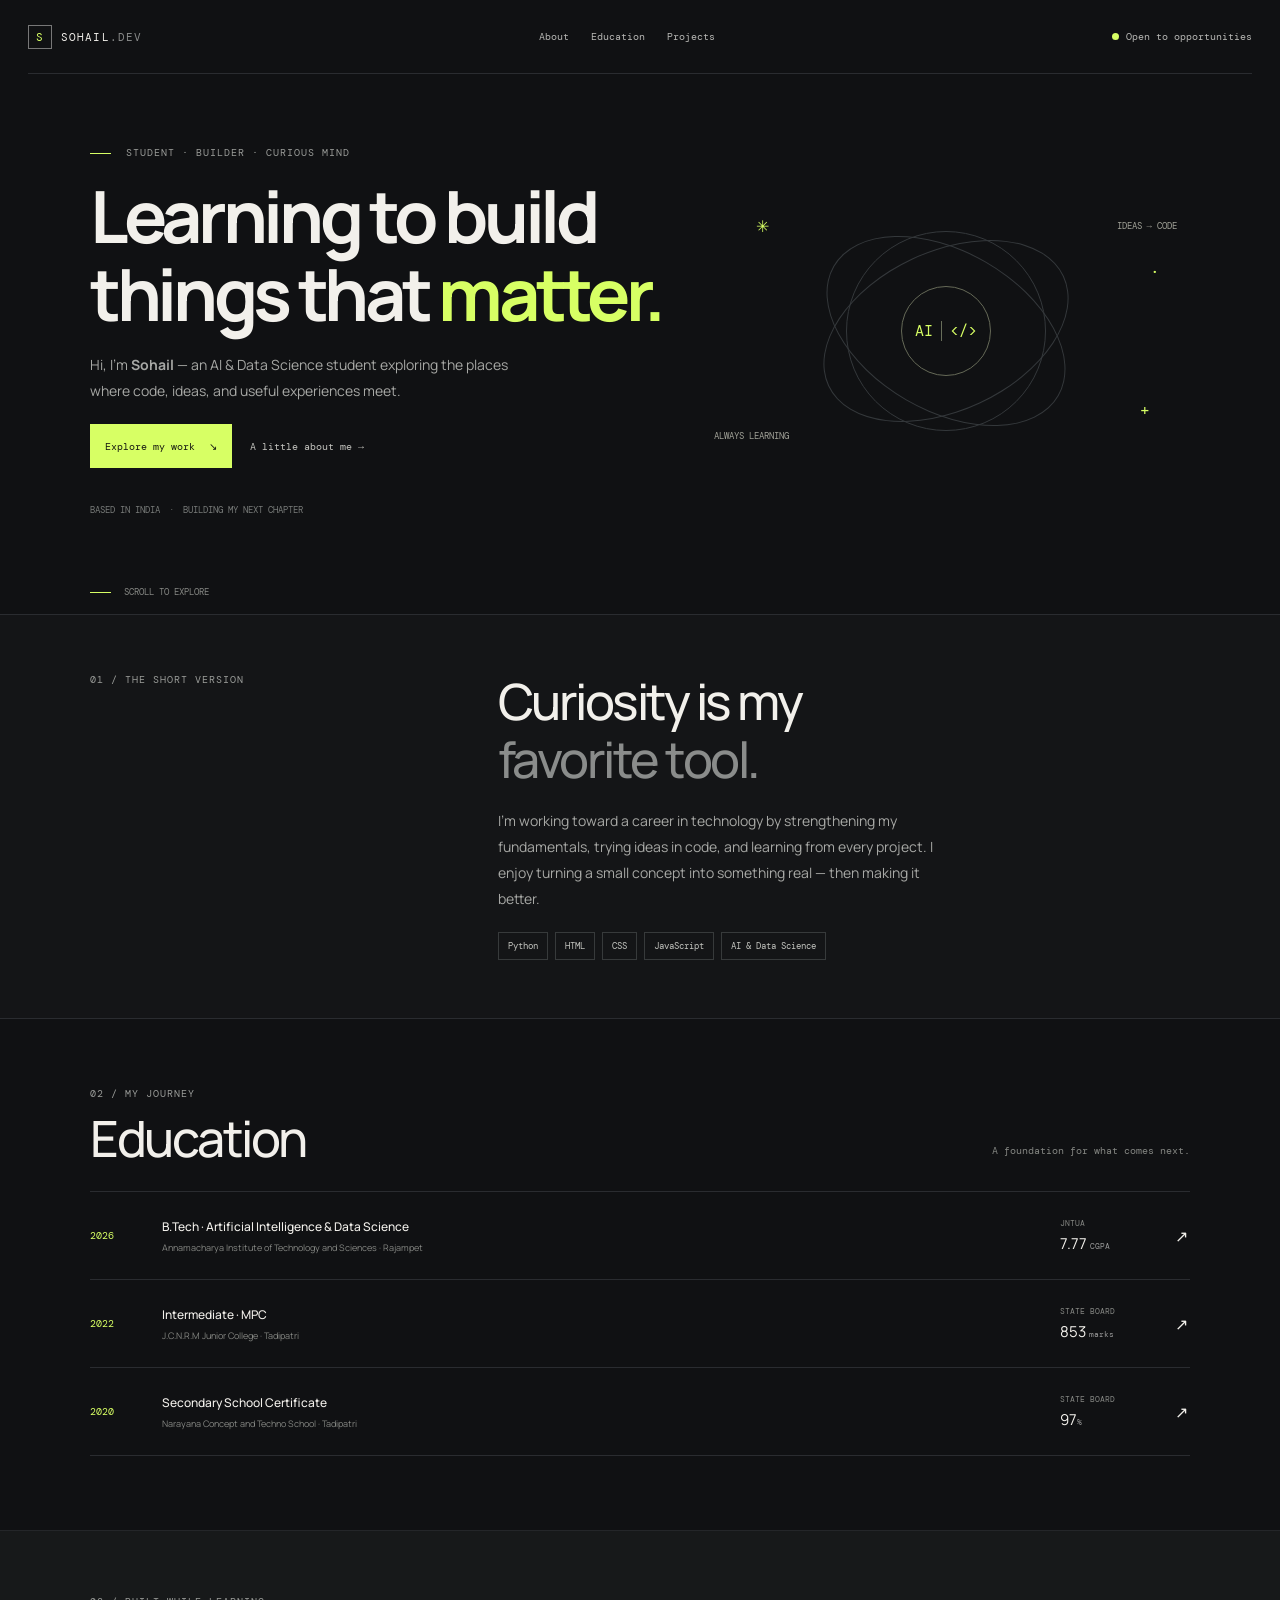
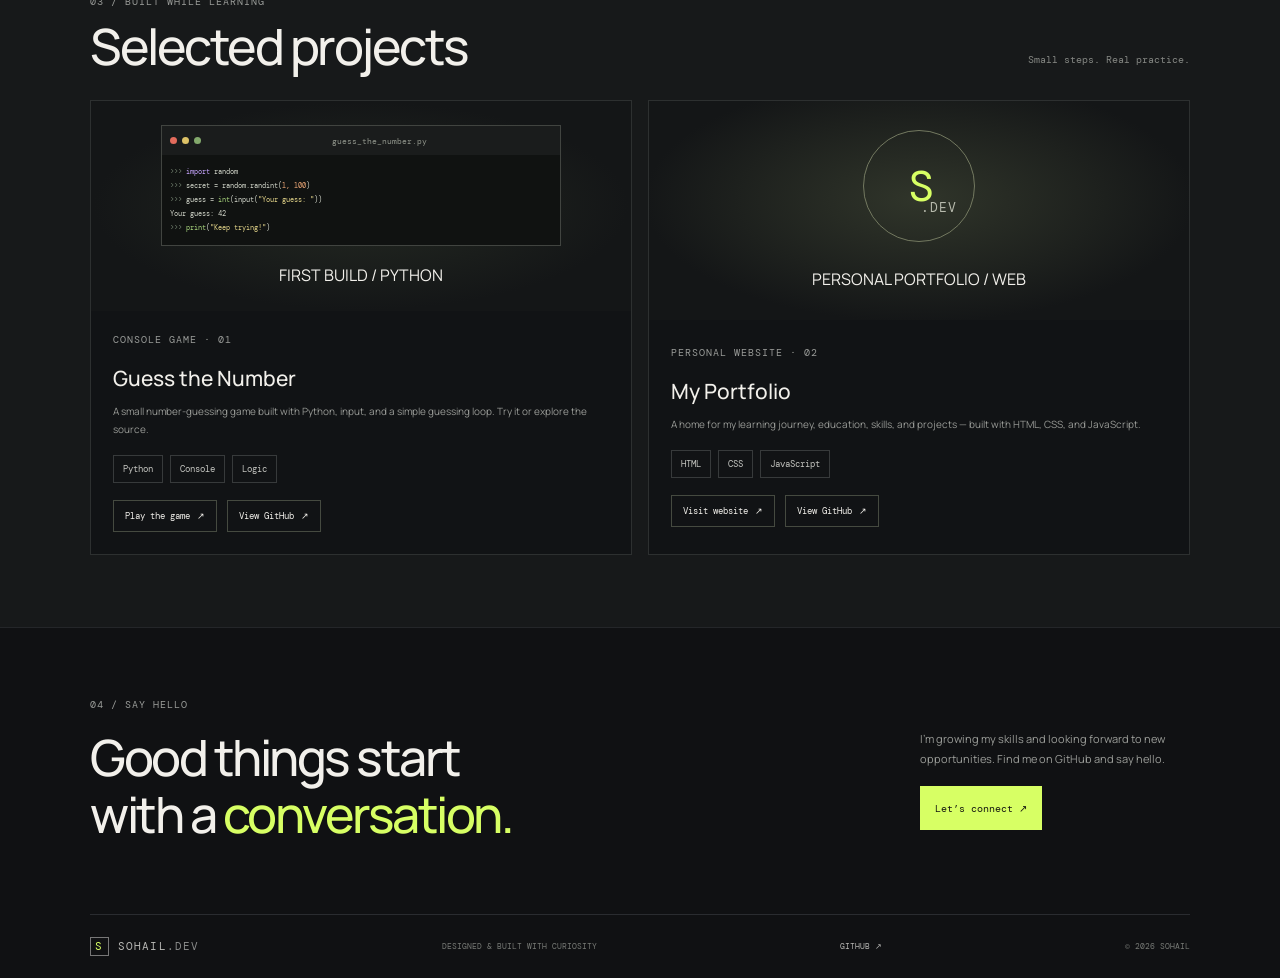
<file: index.html>
<!doctype html>
<html lang="en"><head><meta charset="utf-8"><meta name="viewport" content="width=device-width, initial-scale=1"><meta name="theme-color" content="#101113"><meta name="description" content="Sohail is an AI and Data Science student building projects with Python and the web."><title>Sohail — AI &amp; Data Science Student</title><link rel="preconnect" href="https://fonts.googleapis.com"><link rel="preconnect" href="https://fonts.gstatic.com" crossorigin><link href="https://fonts.googleapis.com/css2?family=DM+Mono:wght@400;500&family=Manrope:wght@400;500;600;700;800&display=swap" rel="stylesheet"><link rel="stylesheet" href="style.css"><script src="script.js" defer></script></head><body><div class="site-shell">
<header class="topbar"><a class="wordmark" href="#top"><span class="mark">S</span><span>SOHAIL<span class="muted">.DEV</span></span></a><nav aria-label="Main navigation"><a href="#about">About</a><a href="#education">Education</a><a href="#projects">Projects</a></nav><a class="availability" href="#contact"><span class="pulse"></span> Open to opportunities</a></header>
<main id="top"><section class="hero section-wrap"><div class="hero-copy"><p class="eyebrow"><span class="eyebrow-line"></span> STUDENT · BUILDER · CURIOUS MIND</p><h1>Learning to build<br>things that <span class="accent">matter.</span></h1><p class="hero-intro">Hi, I’m <strong>Sohail</strong> — an AI &amp; Data Science student exploring the places where code, ideas, and useful experiences meet.</p><div class="hero-actions"><a class="button button-primary" href="#projects">Explore my work <span>↘</span></a><a class="text-link" href="#about">A little about me →</a></div><div class="hero-meta"><span>BASED IN INDIA</span><span>·</span><span>BUILDING MY NEXT CHAPTER</span></div></div><div class="hero-art" aria-label="Decorative abstract illustration"><div class="orbit orbit-one"></div><div class="orbit orbit-two"></div><div class="orbit orbit-three"></div><div class="orbit-core"><span>AI</span><span class="core-divider"></span><span>&lt;/&gt;</span></div><span class="orbit-label label-top">IDEAS → CODE</span><span class="orbit-label label-bottom">ALWAYS LEARNING</span><span class="spark spark-one">✳</span><span class="spark spark-two">+</span><span class="spark spark-three">·</span></div><a class="scroll-cue" href="#about"><span class="scroll-line"></span> SCROLL TO EXPLORE</a></section>
<section class="intro-band" id="about"><div class="section-wrap intro-grid"><p class="eyebrow">01 / THE SHORT VERSION</p><div><h2>Curiosity is my<br><span class="muted">favorite tool.</span></h2><p class="body-copy">I’m working toward a career in technology by strengthening my fundamentals, trying ideas in code, and learning from every project. I enjoy turning a small concept into something real — then making it better.</p><div class="skill-list"><span>Python</span><span>HTML</span><span>CSS</span><span>JavaScript</span><span>AI &amp; Data Science</span></div></div></div></section>
<section class="education section-wrap" id="education"><div class="section-heading"><div><p class="eyebrow">02 / MY JOURNEY</p><h2>Education</h2></div><p class="section-note">A foundation for what comes next.</p></div><div class="education-list"><article class="education-row"><div class="year">2026</div><div class="edu-main"><h3>B.Tech · Artificial Intelligence &amp; Data Science</h3><p>Annamacharya Institute of Technology and Sciences · Rajampet</p></div><div class="edu-score"><span>JNTUA</span><strong>7.77 <small>CGPA</small></strong></div><div class="row-arrow">↗</div></article><article class="education-row"><div class="year">2022</div><div class="edu-main"><h3>Intermediate · MPC</h3><p>J.C.N.R.M Junior College · Tadipatri</p></div><div class="edu-score"><span>STATE BOARD</span><strong>853 <small>marks</small></strong></div><div class="row-arrow">↗</div></article><article class="education-row"><div class="year">2020</div><div class="edu-main"><h3>Secondary School Certificate</h3><p>Narayana Concept and Techno School · Tadipatri</p></div><div class="edu-score"><span>STATE BOARD</span><strong>97<small>%</small></strong></div><div class="row-arrow">↗</div></article></div></section>
<section class="projects" id="projects"><div class="section-wrap"><div class="section-heading"><div><p class="eyebrow">03 / BUILT WHILE LEARNING</p><h2>Selected projects</h2></div><p class="section-note">Small steps. Real practice.</p></div><div class="projects-grid">
<article class="project-card"><div class="project-visual"><div class="terminal"><div class="terminal-bar"><span></span><span></span><span></span><i>guess_the_number.py</i></div><div class="terminal-code"><p><span class="code-muted">&gt;&gt;&gt;</span> <span class="code-purple">import</span> random</p><p><span class="code-muted">&gt;&gt;&gt;</span> secret = random.randint(<span class="code-orange">1, 100</span>)</p><p><span class="code-muted">&gt;&gt;&gt;</span> guess = <span class="code-green">int</span>(input(<span class="code-yellow">"Your guess: "</span>))</p><p class="code-output">Your guess: 42</p><p><span class="code-muted">&gt;&gt;&gt;</span> <span class="code-green">print</span>(<span class="code-yellow">"Keep trying!"</span>) <span class="cursor"></span></p></div></div><span class="visual-caption">FIRST BUILD / PYTHON</span></div><div class="project-info"><p class="eyebrow">CONSOLE GAME · 01</p><h3>Guess the Number</h3><p>A small number-guessing game built with Python, input, and a simple guessing loop. Try it or explore the source.</p><div class="tag-list"><span>Python</span><span>Console</span><span>Logic</span></div><div class="project-actions"><a class="project-link" href="/guess-the-number/">Play the game <span>↗</span></a><a class="project-link" href="https://github.com/Sohail17224/my-portfolio/blob/main/guess-the-number/guess_the_number.py" target="_blank" rel="noreferrer">View GitHub <span>↗</span></a></div></div></article>
<article class="project-card portfolio-project"><div class="project-visual portfolio-visual"><div class="portfolio-mark">S<span>.DEV</span></div><span class="visual-caption">PERSONAL PORTFOLIO / WEB</span></div><div class="project-info"><p class="eyebrow">PERSONAL WEBSITE · 02</p><h3>My Portfolio</h3><p>A home for my learning journey, education, skills, and projects — built with HTML, CSS, and JavaScript.</p><div class="tag-list"><span>HTML</span><span>CSS</span><span>JavaScript</span></div><div class="project-actions"><a class="project-link" href="https://my-portfolio-six-kohl-52.vercel.app/" target="_blank" rel="noreferrer">Visit website <span>↗</span></a><a class="project-link" href="https://github.com/Sohail17224/my-portfolio" target="_blank" rel="noreferrer">View GitHub <span>↗</span></a></div></div></article></div></div></section>
<section class="contact section-wrap" id="contact"><p class="eyebrow">04 / SAY HELLO</p><div class="contact-row"><h2>Good things start<br>with a <span class="accent">conversation.</span></h2><div class="contact-aside"><p>I’m growing my skills and looking forward to new opportunities. Find me on GitHub and say hello.</p><a class="button button-primary" href="https://github.com/Sohail17224" target="_blank" rel="noreferrer">Let’s connect ↗</a></div></div></section></main><footer class="footer section-wrap"><a class="wordmark" href="#top"><span class="mark">S</span><span>SOHAIL<span class="muted">.DEV</span></span></a><span>DESIGNED &amp; BUILT WITH CURIOSITY</span><a href="https://github.com/Sohail17224" target="_blank" rel="noreferrer">GITHUB ↗</a><span>© <span id="year">2026</span> SOHAIL</span></footer></div></body></html>
</file>
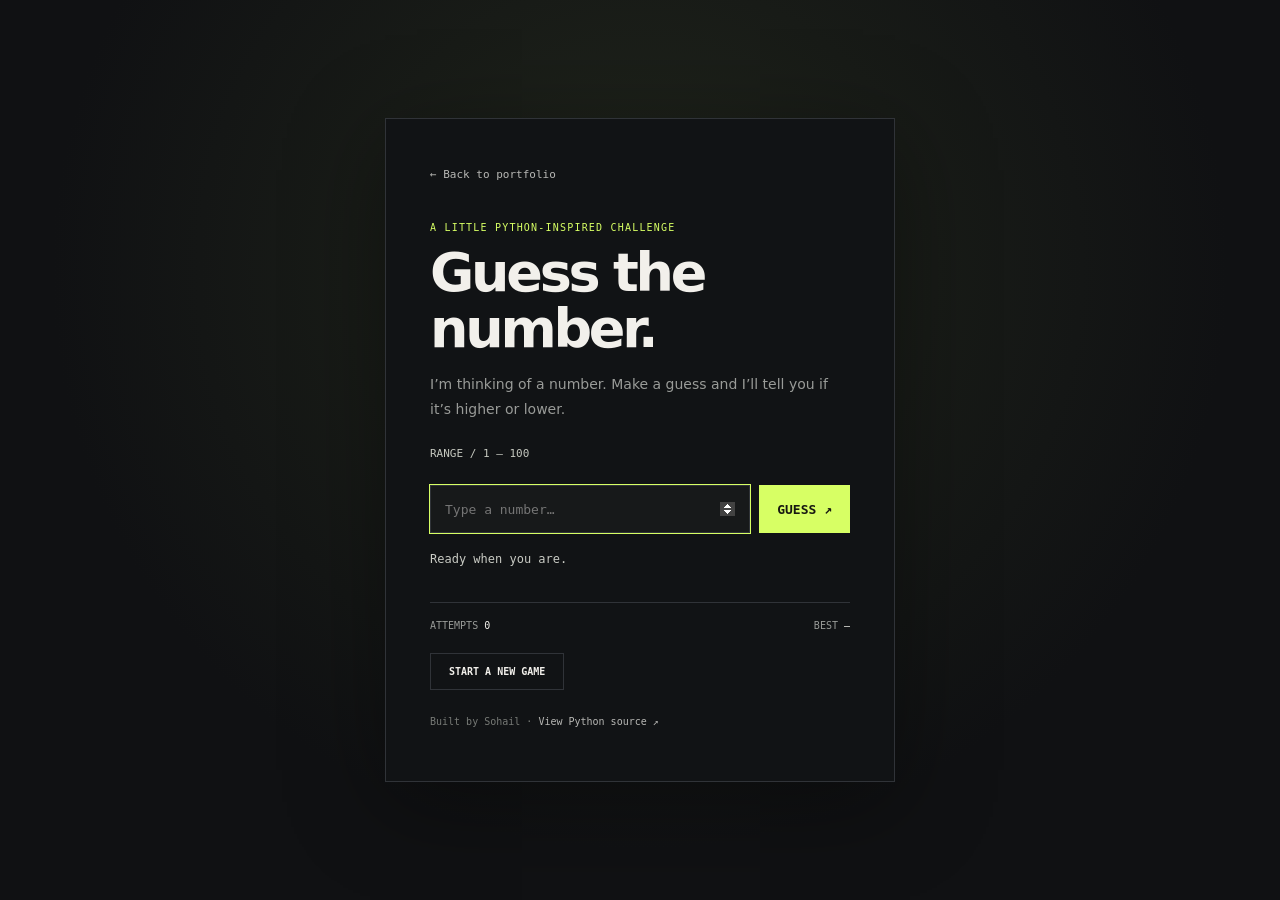
<file: guess-the-number/index.html>
<!doctype html><html lang="en"><head><meta charset="utf-8"><meta name="viewport" content="width=device-width,initial-scale=1"><meta name="theme-color" content="#101113"><title>Guess the Number — Sohail</title><style>:root{color-scheme:dark;--bg:#101113;--line:#303338;--fg:#f2f0eb;--muted:#999b98;--lime:#d7ff64;--mono:"DM Mono",monospace;--sans:Manrope,system-ui,sans-serif}*{box-sizing:border-box}body{margin:0;min-height:100vh;background:radial-gradient(ellipse at 50% 30%,#20251b,var(--bg) 65%);color:var(--fg);font-family:var(--sans);display:grid;place-items:center;padding:24px}.game{width:min(100%,510px);border:1px solid var(--line);background:#111315;padding:clamp(24px,6vw,44px);box-shadow:0 20px 90px #0006}.back{color:#b8b8b5;text-decoration:none;font:11px var(--mono)}.back:hover{color:var(--lime)}.eyebrow{margin:40px 0 12px;color:var(--lime);font:10px var(--mono);letter-spacing:.12em}h1{font-size:clamp(36px,9vw,54px);line-height:1.05;letter-spacing:-.06em;font-weight:600;margin:0}.lead{color:var(--muted);font-size:14px;line-height:1.8}.range{margin:25px 0;color:#c5c8bf;font:11px var(--mono)}form{display:flex;gap:9px;margin-top:25px}input,button{min-height:48px;border:1px solid var(--line);font:13px var(--mono)}input{flex:1;min-width:0;background:#17191a;color:var(--fg);padding:0 14px}input:focus{outline:1px solid var(--lime)}button{padding:0 18px;background:var(--lime);color:#171811;border:0;cursor:pointer;font-weight:600}.message{min-height:28px;margin:17px 0 0;color:#c9cbc4;font:12px var(--mono);line-height:1.6}.stats{display:flex;justify-content:space-between;border-top:1px solid var(--line);margin-top:24px;padding-top:17px;color:var(--muted);font:10px var(--mono)}.stats strong{color:var(--fg);font-weight:400}.restart{background:transparent;color:var(--fg);border:1px solid var(--line);min-height:37px;margin-top:22px;font-size:10px}.foot{margin-top:26px;font:10px var(--mono);color:#777a76}.foot a{color:#b8b8b5;text-decoration:none}</style></head><body><main class="game"><a class="back" href="/">← Back to portfolio</a><p class="eyebrow">A LITTLE PYTHON-INSPIRED CHALLENGE</p><h1>Guess the<br>number.</h1><p class="lead">I’m thinking of a number. Make a guess and I’ll tell you if it’s higher or lower.</p><p class="range">RANGE / 1 — 100</p><form id="form"><label hidden for="guess">Your guess</label><input id="guess" type="number" min="1" max="100" placeholder="Type a number…" required><button>GUESS ↗</button></form><p class="message" id="message" aria-live="polite">Ready when you are.</p><div class="stats"><span>ATTEMPTS <strong id="attempts">0</strong></span><span>BEST <strong id="best">—</strong></span></div><button class="restart" id="restart" type="button">START A NEW GAME</button><p class="foot">Built by Sohail · <a href="https://github.com/Sohail17224/my-portfolio/blob/main/guess-the-number/guess_the_number.py">View Python source ↗</a></p></main><script>const form=document.querySelector('#form'),input=document.querySelector('#guess'),msg=document.querySelector('#message'),ae=document.querySelector('#attempts'),be=document.querySelector('#best');let secret,n,done=false,best=Number(localStorage.getItem('guess-best')||0);be.textContent=best||'—';function reset(){secret=Math.floor(Math.random()*100)+1;n=0;done=false;ae.textContent=0;msg.textContent='Ready when you are.';input.value='';input.disabled=false;form.querySelector('button').disabled=false;input.focus()}form.onsubmit=e=>{e.preventDefault();const g=Number(input.value);if(!Number.isInteger(g)||g<1||g>100){msg.textContent='Enter a whole number from 1 to 100.';return}if(done)return;n++;ae.textContent=n;if(g===secret){done=true;msg.textContent='You got it in '+n+' '+(n===1?'guess':'guesses')+'! Nice work.';if(!best||n<best){best=n;localStorage.setItem('guess-best',best);be.textContent=best}input.disabled=true;form.querySelector('button').disabled=true}else{msg.textContent=g<secret?'Too low — try a higher number.':'Too high — try a lower number.';input.select()}};document.querySelector('#restart').onclick=reset;reset();</script></body></html>
</file>
<file: style.css>
@import url('layout.css');
:root{--bg:#101113;--fg:#f2f0eb;--muted:#8a8c8b;--line:#2a2c30;--lime:#d7ff64;--mono:"DM Mono",monospace;--sans:"Manrope",sans-serif}*{box-sizing:border-box}html{scroll-behavior:smooth}body{margin:0;background:var(--bg);color:var(--fg);font-family:var(--sans)}.section-wrap{width:min(1100px,calc(100% - 56px));margin:auto}.topbar{height:74px;width:min(1240px,calc(100% - 56px));margin:auto;display:flex;justify-content:space-between;align-items:center;border-bottom:1px solid var(--line);font:10px var(--mono)}.wordmark{display:flex;align-items:center;gap:9px;color:var(--fg);font-size:11px;letter-spacing:.1em;text-decoration:none}.mark{width:24px;height:24px;border:1px solid #777;color:var(--lime);display:grid;place-items:center}.muted{color:var(--muted)}nav{display:flex;gap:22px}nav a,.availability,.footer a{color:#b8b8b5;text-decoration:none}.availability{display:flex;align-items:center;gap:7px}.pulse{width:7px;height:7px;border-radius:50%;background:var(--lime)}.hero{min-height:540px;position:relative;display:grid;grid-template-columns:1fr .8fr;align-items:center;padding:42px 0 68px}.eyebrow{font:10px var(--mono);letter-spacing:.1em;color:#999b98;margin:0 0 18px}.eyebrow-line,.scroll-line{display:inline-block;width:21px;height:1px;background:var(--lime);vertical-align:middle;margin-right:8px}.hero h1{font-size:clamp(46px,6vw,72px);line-height:1.08;letter-spacing:-.06em;margin:0}.accent{color:var(--lime)}.hero-intro,.body-copy{max-width:460px;color:#a7a8a5;font-size:14px;line-height:1.85;margin:20px 0}.hero-actions{display:flex;align-items:center;gap:18px}.button{height:44px;padding:0 15px;display:inline-flex;gap:14px;align-items:center;text-decoration:none;font:10px var(--mono)}.button-primary{background:var(--lime);color:#161811}.text-link{font:10px var(--mono);color:#c5c5c0;text-decoration:none}.hero-meta{display:flex;gap:9px;margin-top:36px;font:9px var(--mono);color:#777a78}.hero-art{height:300px;position:relative;display:grid;place-items:center}.orbit{position:absolute;width:260px;height:160px;border:1px solid #34383b;border-radius:50%;transform:rotate(-25deg)}.orbit-two{transform:rotate(30deg)}.orbit-three{width:200px;height:200px;transform:none}.orbit-core{width:90px;height:90px;border:1px solid #656957;border-radius:50%;display:flex;align-items:center;justify-content:center;gap:8px;color:var(--lime);font:15px var(--mono)}.core-divider{height:20px;border-left:1px solid #686e5a}.orbit-label,.spark{position:absolute;color:#a0a197;font:9px var(--mono);background:var(--bg);padding:5px}.label-top{top:34px;right:8px}.label-bottom{bottom:34px;left:8px}.spark{color:var(--lime);font-size:16px}.spark-one{top:30px;left:50px}.spark-two{right:35px;bottom:55px}.spark-three{top:75px;right:25px}.scroll-cue{position:absolute;bottom:16px;left:0;color:#858783;text-decoration:none;font:9px var(--mono)}.intro-band{border-block:1px solid var(--line);background:#141517}.intro-grid{display:grid;grid-template-columns:.7fr 1.3fr;gap:35px;padding:58px 0}.intro-grid h2,.section-heading h2,.contact h2{font-size:clamp(35px,4.5vw,50px);line-height:1.15;letter-spacing:-.05em;margin:0;font-weight:500}.skill-list,.tag-list{display:flex;gap:7px;flex-wrap:wrap}.skill-list span,.tag-list span{border:1px solid #373a3b;padding:7px 9px;color:#c4c5c0;font:9px var(--mono)}
</file>
